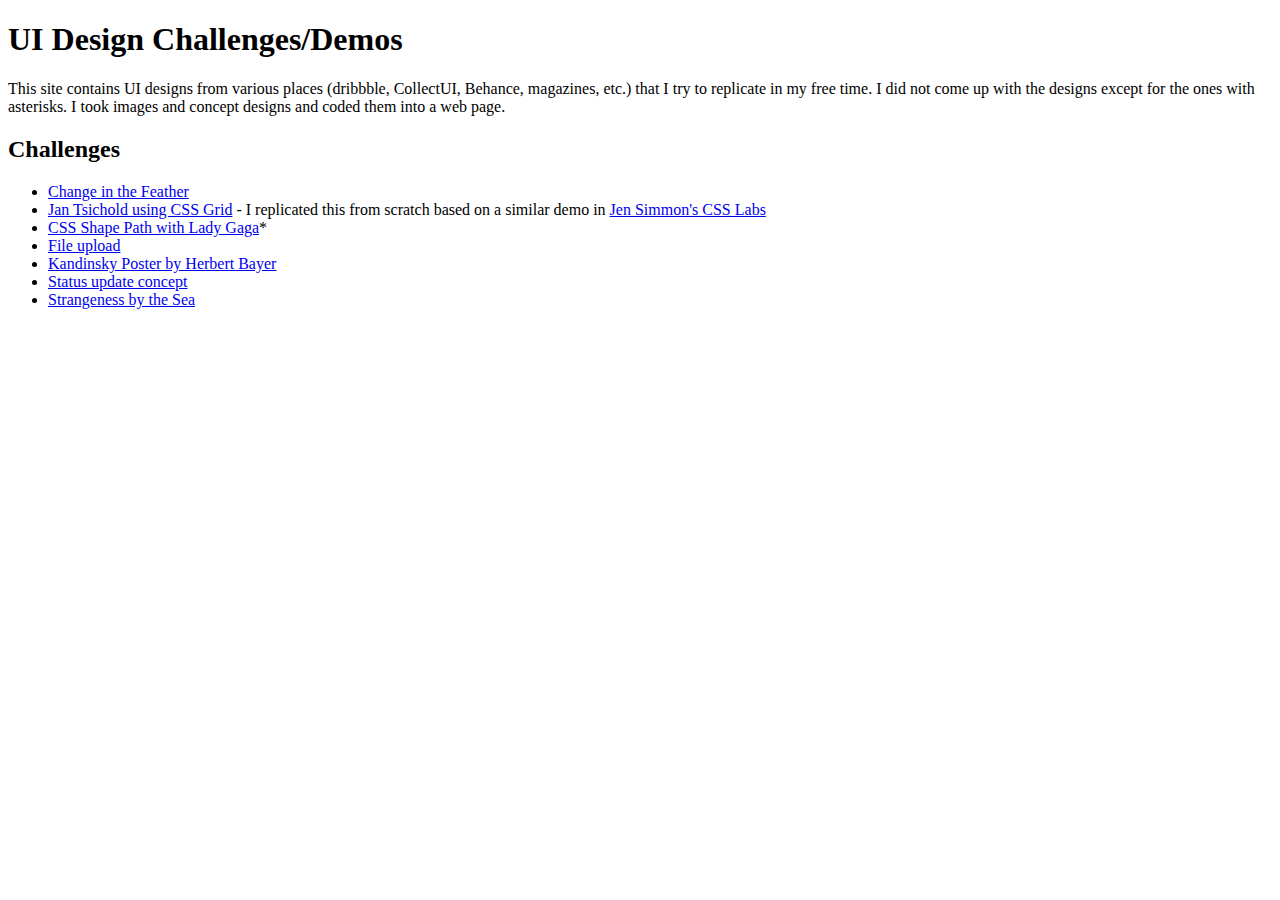
<file: index.html>
<!DOCTYPE html>
<html lang="en">
<head>
  <meta charset="UTF-8">
  <meta http-equiv="X-UA-Compatible" content="IE=edge">
  <meta name="viewport" content="width=device-width, initial-scale=1.0">
  <title>Demos &middot; Antares Programming</title>
</head>
<body>
  <h1>UI Design Challenges/Demos</h1>
  <p>This site contains UI designs from various places (dribbble, CollectUI, Behance, magazines, etc.) that I try to replicate in my free time. I did not come up with the designs except for the ones with asterisks. I took images and concept designs and coded them into a web page.</p>

  <h2>Challenges</h2>
  <ul>
    <li><a href="/challenges/change-in-the-feather/">Change in the Feather</a></li>
    <li><a href="/challenges/css-grid-jan-tsichold/">Jan Tsichold using CSS Grid</a> - I replicated this from scratch based on a similar demo in <a href="https://labs.jensimmons.com">Jen Simmon's CSS Labs</a></li>
    <li><a href="/challenges/css-shape-path/">CSS Shape Path with Lady Gaga</a>*</li>
    <li><a href="/challenges/file-upload/">File upload</a></li>
    <li><a href="/challenges/herbert-bayer-kadinsky-poster/">Kandinsky Poster by Herbert Bayer</a></li>
    <li><a href="/challenges/status-update/">Status update concept</a></li>
    <li><a href="/challenges/strangeness-by-the-sea/">Strangeness by the Sea</a></li>
  </ul>
</body>
</html>
</file>
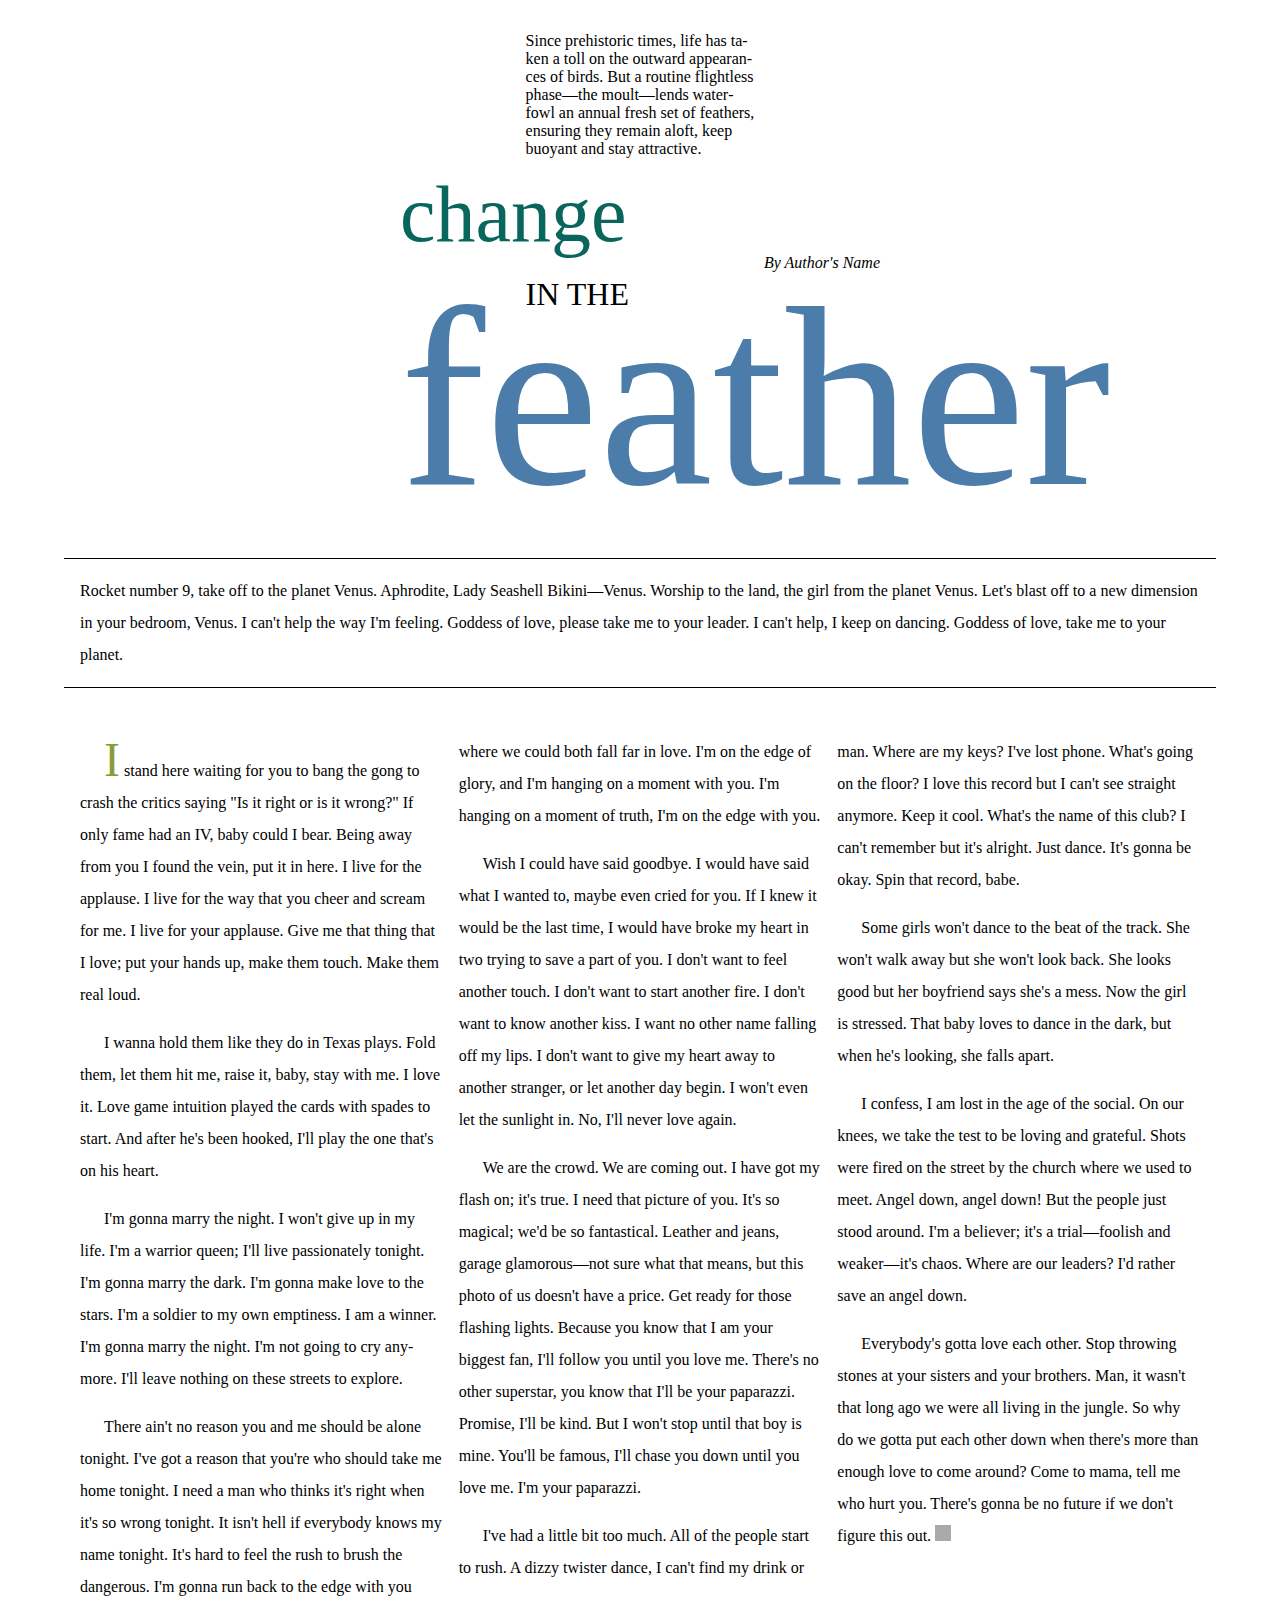
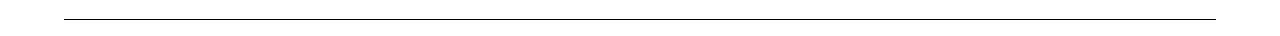
<file: challenges/change-in -the-feather/index.html>
<!DOCTYPE html>
<html lang="en">
<head>
    <meta charset="UTF-8">
    <meta name="viewport" content="width=device-width, initial-scale=1.0">
    <meta http-equiv="X-UA-Compatible" content="ie=edge">
    <title>Change in the feather</title>
    <link rel="stylesheet" href="./src/index.css">
</head>
<body>
    <main>
        <header class="section section--grid">
            <h1>Change</h1>
            <h1>in the</h1>
            <h1>Feather</h1>
            <cite>By Author's Name</cite>
            <article>
                <p>Since pre&shy;his&shy;to&shy;ric times, life has ta&shy;ken a toll on the out&shy;ward ap&shy;pearan&shy;ces of birds. But a rou&shy;tine flight&shy;less phase&mdash;the moult&mdash;lends wa&shy;ter&shy;fowl an an&shy;nu&shy;al fresh set of fea&shy;thers, en&shy;su&shy;ring they re&shy;main a&shy;loft, keep buoy&shy;ant and stay at&shy;trac&shy;tive.</p>
            </article>
        </header>
        <section class="section section--summary">
            <p>
                Roc&shy;ket num&shy;ber 9, take off to the pla&shy;net Ve&shy;nus. Aph&shy;ro&shy;di&shy;te, La&shy;dy Sea&shy;shell Bi&shy;ki&shy;ni&mdash;Venus. Wor&shy;ship to the land, the girl from the plan&shy;et Ve&shy;nus. Let's blast off to a new di&shy;men&shy;sion in your bed&shy;room, Ve&shy;nus. I can't help the way I'm fee&shy;ling. God&shy;dess of love, please take me to your lea&shy;der. I can't help, I keep on dan&shy;cing. God&shy;dess of love, take me to your plan&shy;et.
            
            </p>
        </section>
        <section class="section section--longform">
            <p>
                I stand here wai&shy;ting for you to bang the gong to crash the cri&shy;tics sa&shy;ying "Is it right or is it wrong?" If only fame had an I&shy;V, ba&shy;by could I bear. Be&shy;ing a&shy;way from you I found the vein, put it in here. I live for the ap&shy;plause. I live for the way that you cheer and scream for me. I live for your ap&shy;plause. Give me that thing that I love; put your hands up, make them touch. Make them real loud.
            </p>
            <p>
                I wan&shy;na hold them like they do in Te&shy;xas plays. Fold them, let them hit me, raise it, baby, stay with me. I love it. Love game in&shy;tu&shy;i&shy;tion played the cards with spades to start. And af&shy;ter he's been hooked, I'll play the one that's on his heart.
            </p>
            <p>
                I'm gon&shy;na mar&shy;ry the night. I won't give up in my life. I'm a war&shy;ri&shy;or queen; I'll live pas&shy;sion&shy;ate&shy;ly tonight. I'm gon&shy;na mar&shy;ry the dark. I'm gon&shy;na make love to the stars. I'm a sol&shy;dier to my own emp&shy;ti&shy;ness. I am a win&shy;ner. I'm gon&shy;na mar&shy;ry the night. I'm not go&shy;ing to cry any&shy;more. I'll leave no&shy;thing on these streets to ex&shy;plore.
            </p>
            <p>
                There ain't no reason you and me should be alone tonight. I've got a reason that you're who should take me home tonight. I need a man who thinks it's right when it's so wrong tonight. It isn't hell if everybody knows my name tonight. It's hard to feel the rush to brush the dangerous. I'm gonna run back to the edge with you where we could both fall far in love. I'm on the edge of glory, and I'm hanging on a moment with you. I'm hanging on a moment of truth, I'm on the edge with you.
            </p>
            <p>
                Wish I could have said goodbye. I would have said what I wanted to, maybe even cried for you. If I knew it would be the last time, I would have broke my heart in two trying to save a part of you. I don't want to feel another touch. I don't want to start another fire. I don't want to know another kiss. I want no other name falling off my lips. I don't want to give my heart away to another stranger, or let another day begin. I won't even let the sunlight in. No, I'll never love again.
            </p>
            <p>
                We are the crowd. We are coming out. I have got my flash on; it's true. I need that picture of you. It's so magical; we'd be so fantastical. Leather and jeans, garage glamorous&mdash;not sure what that means, but this photo of us doesn't have a price. Get ready for those flashing lights. Because you know that I am your biggest fan, I'll follow you until you love me. There's no other superstar, you know that I'll be your paparazzi. Promise, I'll be kind. But I won't stop until that boy is mine. You'll be famous, I'll chase you down until you love me. I'm your paparazzi.
            </p>
            <p>
                I've had a little bit too much. All of the people start to rush. A dizzy twister dance, I can't find my drink or man. Where are my keys? I've lost phone. What's going on the floor? I love this record but I can't see straight anymore. Keep it cool. What's the name of this club? I can't remember but it's alright. Just dance. It's gonna be okay. Spin that record, babe.
            </p>
            <p>
                Some girls won't dance to the beat of the track. She won't walk away but she won't look back. She looks good but her boyfriend says she's a mess. Now the girl is stressed. That baby loves to dance in the dark, but when he's looking, she falls apart.
            </p>
            <p>
                I confess, I am lost in the age of the social. On our knees, we take the test to be loving and grateful. Shots were fired on the street by the church where we used to meet. Angel down, angel down! But the people just stood around. I'm a believer; it's a trial&mdash;foolish and weaker&mdash;it's chaos. Where are our leaders? I'd rather save an angel down.
            </p>
            <p>
                Everybody's gotta love each other. Stop throwing stones at your sisters and your brothers. Man, it wasn't that long ago we were all living in the jungle. So why do we gotta put each other down when there's more than enough love to come around? Come to mama, tell me who hurt you. There's gonna be no future if we don't figure this out.
            </p>
        </section>
    </main>
</body>
</html>
</file>
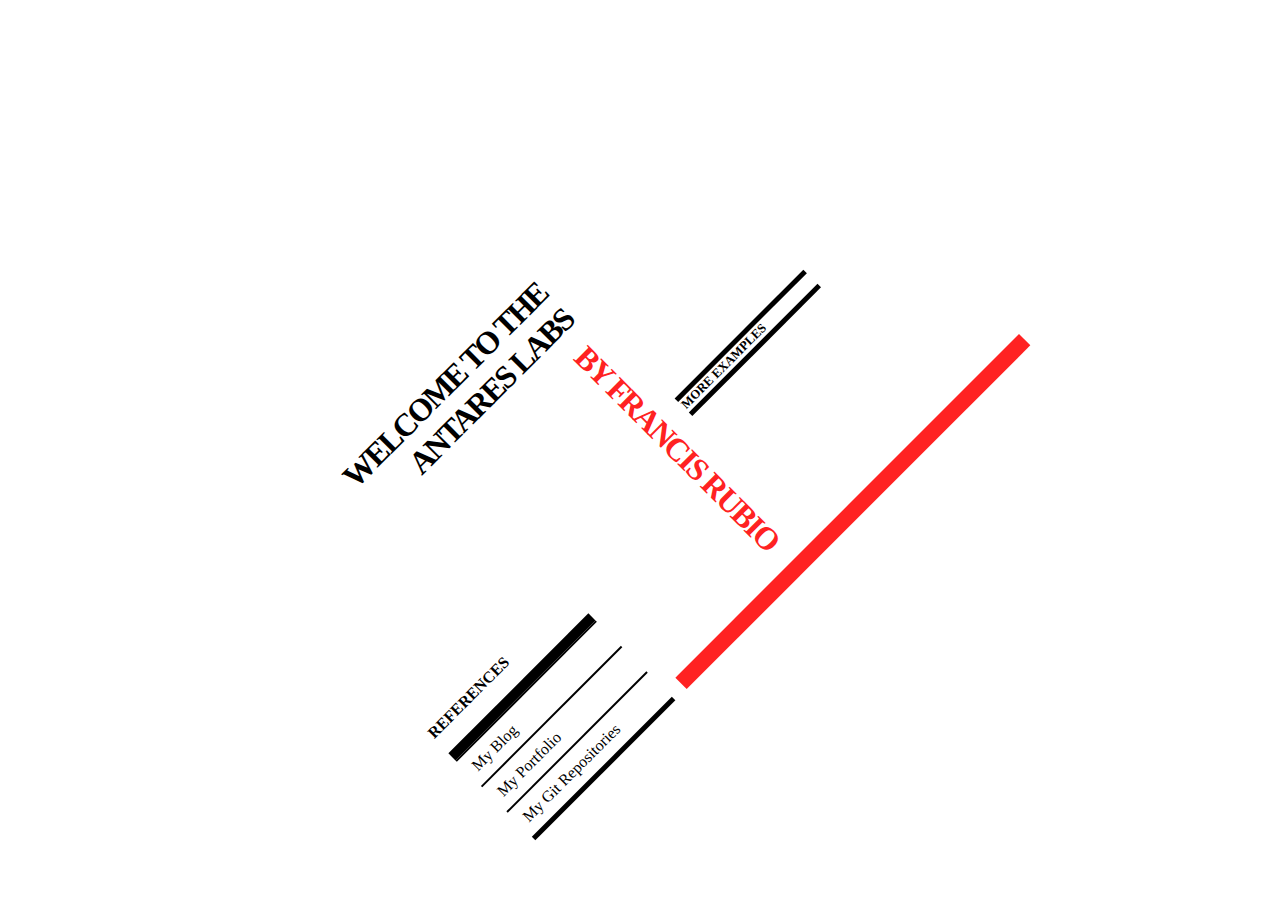
<file: challenges/css-grid-jan-tsichold/index.html>
<!DOCTYPE html>
<html><head>
<meta http-equiv="content-type" content="text/html; charset=UTF-8">
<meta charset="UTF-8">

<style id="webmakerstyle">
* {
  box-sizing: border-box;
  margin: 0;
  padding: 0;
}

html {
  font-size: 16px;    
}

body {
    font-size: 1rem;
    display: grid;
    height: 100vh;
}

main {
    display: grid;
    grid-template-columns: max-content 1fr 1fr 1fr 0.5fr;
    grid-template-rows: auto 1fr 1fr auto auto;
    width: 75vw;
    margin:auto;
    gap: 1rem;
    grid-gap: 1rem;
    max-width: 700px;
}

h1 {
    text-transform: uppercase;
    letter-spacing: -2px;
}

h1:first-child {
    grid-column: 1/4;
    text-align: right;
    justify-self: end;
}

h1:nth-child(2) {
    grid-row: 2/5;
    grid-column: 2/4;
    color: #f22;
    writing-mode: vertical-rl;
}

.references {
    grid-column: 1/3;
    grid-row: 3/6;
    width: 100%;
    border-bottom: 5px solid;
}

.references h2 {
    padding: 1rem 0;
    border-bottom: 10px solid;
    text-transform: uppercase;
    font-size: 1em;
}

.references li {
    list-style: none;
    padding: 0.5rem;
    border-top: 2px solid;
}

.more-examples {
    grid-row: 2;
    grid-column: 4/5;
    align-self: end;
}

.more-examples a {
    color: #000;
    text-decoration: none;
    font-weight: bold;
    text-transform: uppercase;
    border-top: 5px solid;
    border-bottom: 5px solid;
    display: block;
    font-size: 0.8em;
}

.red-line {
    grid-row: 5/6;
    grid-column: 3/6;
    background-color: #f22;
    height: 1rem;
}


@media (min-width: 500px) {
    main {
        transform: rotate(-45deg);
    }
}
</style>
</head>
<body>
<main>
    <h1>Welcome to the Antares Labs</h1>
    <h1>by Francis Rubio</h1>
    <p class="more-examples"><a href="#!">More Examples</a></p>
    <article class="references">
        <h2>References</h2>
        <ul>
            <li>My Blog</li>
            <li>My Portfolio</li>
            <li>My Git Repositories</li>
        </ul>
    </article>
    <b class="red-line"></b>
</main>

<script src="filesystem:chrome-extension://lkfkkhfhhdkiemehlpkgjeojomhpccnh/temporary/script.js">
</script>

</body></html>
</file>
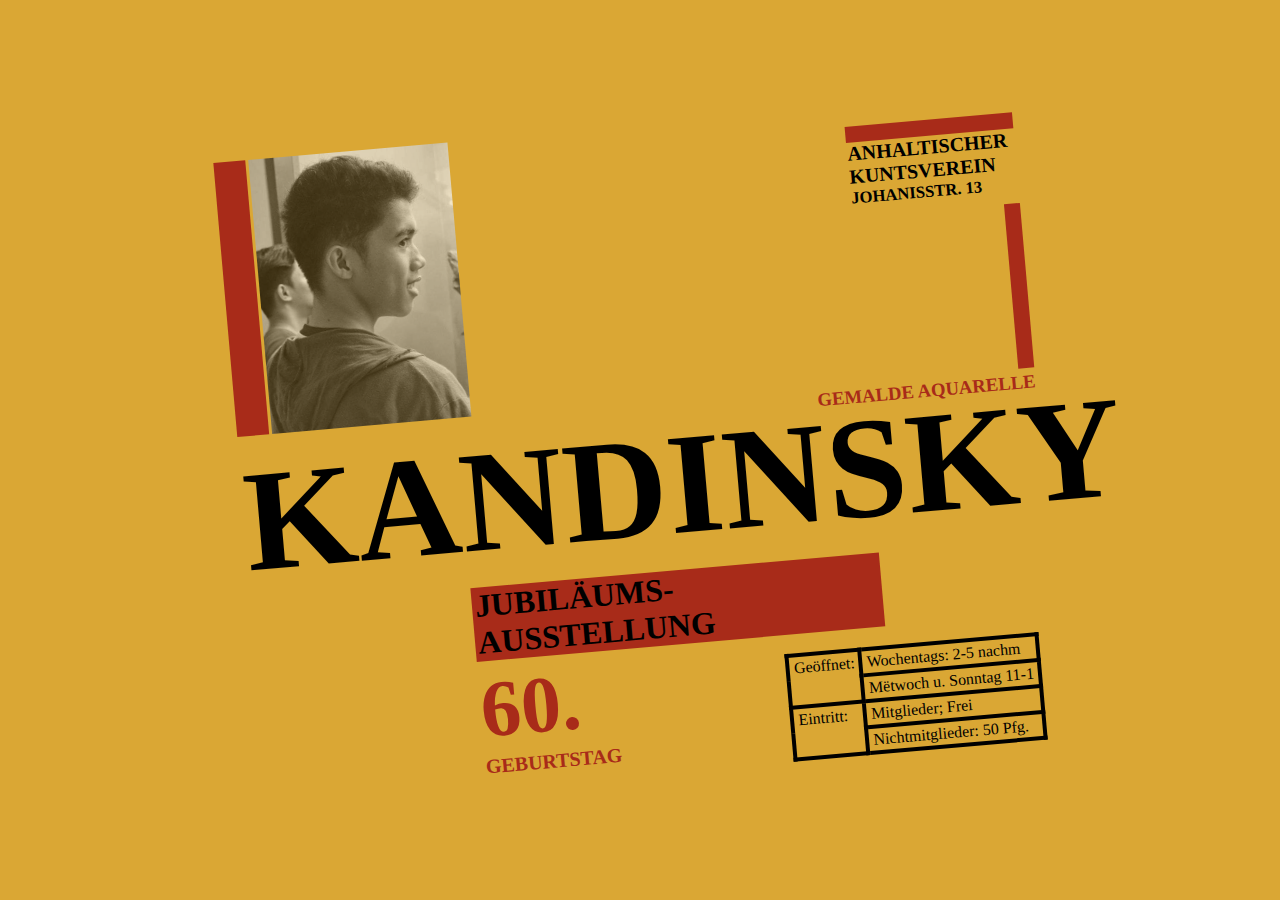
<file: challenges/herbert-bayer-kadinsky-poster/index.html>
<!DOCTYPE html>
<html lang="en">
<head>
    <meta charset="UTF-8">
    <meta name="viewport" content="width=device-width, initial-scale=1.0">
    <meta http-equiv="X-UA-Compatible" content="ie=edge">
    <title>Wassily Kandinsky 60th Birthday Exhibition Poster 1926</title>
    <link rel="stylesheet" href="index.css">
</head>
<body>
    <main>
        <h1>Kandinsky</h1>
        <h2>Jubiläums-ausstellung</h2>
        <h3>Gemalde Aquarelle</h3>
        <h4>60. <small>Geburtstag</small></h4>
        <img src="images/dp.jpg" alt="">
        <div class="border"></div>
        <div class="border"></div>
        <p>Anhaltischer<br>Kuntsverein <small>Johanisstr. 13</small></p>
        <table>
            <tbody>
                <tr>
                    <td rowspan="2">Geöffnet:</td>
                    <td>Wochentags: 2-5 nachm</td>
                </tr>
                <tr>
                    <td>Mëtwoch u. Sonntag 11-1</td>
                </tr>
                <tr>
                    <td rowspan="2">Eintritt:</td>
                    <td>Mitglieder; Frei</td>
                </tr>
                <tr>
                    <td>Nichtmitglieder: 50 Pfg.</td>
                </tr>
            </tbody>
        </table>
    </main>
</body>
</html>
</file>
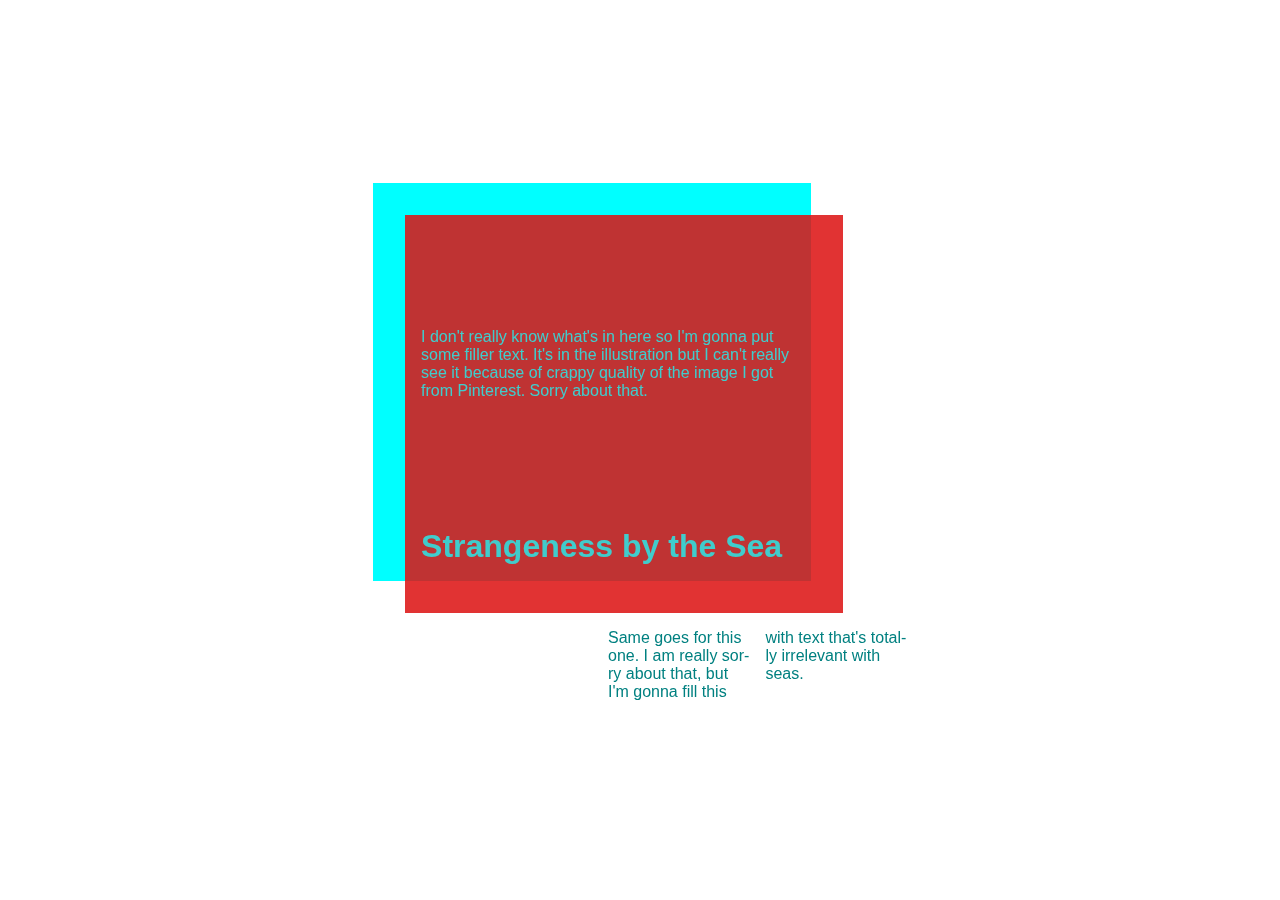
<file: challenges/strangeness-by-the-sea/index.html>
<!DOCTYPE html>
<html lang="en">
<head>
    <meta charset="UTF-8">
    <meta name="viewport" content="width=device-width, initial-scale=1.0">
    <meta http-equiv="X-UA-Compatible" content="ie=edge">
    <title>Strangeness by the Sea</title>
    <link rel="stylesheet" href="./src/index.css">
</head>
<body>
    <main>
        <div class="blue"></div>
        <div class="red"></div>
        <h1>Strangeness by the Sea</h1>
        <p>I don't real&shy;ly know what's in here so I'm gon&shy;na put some fil&shy;ler text. It's in the il&shy;lus&shy;tra&shy;tion but I can't real&shy;ly see it be&shy;cause of crap&shy;py qua&shy;li&shy;ty of the i&shy;mage I got from Pin&shy;ter&shy;est. Sor&shy;ry a&shy;bout that.</p>
        <p>Same goes for this one. I am real&shy;ly sor&shy;ry a&shy;bout that, but I'm gon&shy;na fill this with text that's to&shy;tal&shy;ly ir&shy;re&shy;le&shy;vant with seas.</p>
    </main>    
</body>
</html>
</file>
<file: challenges/change-in -the-feather/src/index.css>
*,
*::before,
*::after {
    box-sizing: border-box;
    margin: 0;
    padding: 0;
}

html {
    font-size: 16px;
}

body {
    font-size: 1rem;
    font-family: 'EB Garamond', serif;
    display: grid;
    /* min-height: 100vh; */
}

main {
    display: grid;
    height: 100%;
}

.section {
    margin: 1rem auto;
}

.section--grid {
    display: grid;
    grid-template-columns: 1fr auto 1fr 1fr;
    grid-template-rows: 1fr repeat(2, min-content) auto;
    width: 80%;
    min-height: 100%;
    max-width: 60ch;
    /* padding-top: 7rem; */
}

h1 {
    text-transform: lowercase;
    font-weight: normal;
    line-height: 5rem;
}

h1:first-of-type {
    grid-column: 1/3;
    grid-row: 2/3;
    color: #09665c;
    font-size: 5rem;
}

h1:nth-of-type(2) {
    text-transform: uppercase;
    font-size: 2rem;
    grid-column: 3/2;
    grid-row: 3/4;
    text-align: center;
}

h1:last-of-type {
    grid-column: 1/4;
    grid-row: 4/5;
    font-size: calc(20vw);
    line-height: 10vw;
    color: #4c7caa;
    text-align: right;
    z-index: -1;
    position: relative;
}

article {
    grid-column: 2/4;
    max-width: 30ch;
    margin: auto;
}

cite {
    grid-column: 3/5;
    grid-row: 3/4;
    justify-self: end;
    max-width: 20ch;
    text-align: right;
}

.section--summary,
.section--longform {
    /* columns: 60ch; */
    /* max-width: 70ch; */
    width: 90%;
    font-family: 'Merriweather', serif;
    font-weight: lighter;
    line-height: 2;
    padding: 1rem;
}

.section--summary {
    border-top: 1px solid;
    border-bottom: 1px solid;
    margin-top: 7rem;
}

.section--summary>p::first-line {
    font-weight: bolder;
}

.section--longform {
    border-bottom: 1px solid;
    columns: 40ch;
}

.section--longform p {
    margin: 1rem auto;
    text-indent: 3ch;
}

.section--longform>p:first-of-type::first-letter {
    font-size: 3rem;
    line-height: 1rem;
    color: #8b9b3c;
}

.section--longform>p:last-of-type::after {
    content: '';
    display: inline-block;
    height: 1rem;
    width: 1rem;
    background-color: #aaa;
}
</file>
<file: challenges/herbert-bayer-kadinsky-poster/index.css>
*,
*::before,
*::after {
    box-sizing: border-box;
    margin: 0;
    padding: 0;
}

body {
    display: grid;
    min-height: 100vh;
    padding: 5rem;
    background-color: #daa734;
}

main {
    max-width: 100ch;
    margin: auto;

    display: grid;
    grid-template-columns: auto auto 1rem 1fr auto auto 1rem;
    grid-template-rows: 1rem 5.5rem auto min-content auto min-content 1fr;
    gap: 3px;

    transform: rotate(-5deg);
}

h1 {
    grid-row: 5/6;
    font-size: 9rem;
    text-transform: uppercase;
    font-weight: 900;
    grid-column: 1/8;
    text-align: center;
}

h2 {
    font-size: 2rem;
    background-color: #a82b19;
    grid-row: 6/7;
    grid-column: 3/6;
    justify-self: start;
    text-transform: uppercase;
    padding: 0 3px;
}

h3 {
    color: #a82b19;
    grid-column: 5/8;
    grid-row: 5/6;
    text-transform: uppercase;
    justify-self: end;
}

h4 {
    color: #a82b19;
    font-size: 5rem;

    grid-column: 3/4;
    grid-row: 7/8;
}

h4 small {
    font-size: 1.25rem;
    text-transform: uppercase;
}

p {
    text-transform: uppercase;
    font-weight: bold;
    font-size: 1.25rem;
    text-align: justify;
    border-top: 1rem solid #a82b19;

    grid-column: 6/8;
    grid-row: 2/3;
}

small {
    display: block;
}

table {
    border-collapse: collapse;
    margin-top: 1rem;
    align-self: center;

    grid-column: 5/7;
    grid-row: 7/8;
}

td {
    border: 4px solid #000;
    padding: 0.25ch 0.5ch;
    vertical-align: text-top;
    text-align: left;
}

img {
    background-color: #ccc;
    height: 275px;
    width: 200px;
    object-fit: cover;
    opacity: 0.75;

    grid-row: 1/5;
    grid-column: 2/4;
}

.border:first-of-type {
    grid-row: 1/5;
    grid-column: 1/2;
    width: 2rem;
    height: 100%;
    background-color: #a82b19;
}

.border:last-of-type {
    grid-row: 3/5;
    grid-column: 7/8;
    width: 100%;
    margin-right: 3px;
    height: 100%;
    background-color: #a82b19;
}
</file>
<file: challenges/strangeness-by-the-sea/src/index.css>
*, *::after, *::before {
    box-sizing: border-box;
    margin: 0;
    padding: 0;
}

html {
    font-size: 16px;
}

body {
    font-size: 1rem;
    font-family: 'Lato', sans-serif;
    min-height: 100vh;
    display: grid;
}

main {
    display: grid;
    grid-template-columns: 2rem 1fr 1fr 2rem 2rem 2rem;
    grid-template-rows: 2rem 1fr min-content 1fr min-content 2rem auto;
    height: 60ch;
    width: 60ch;
    margin: auto;
}


.red {
    background-color: #dc1414dd;
    grid-column: 2/5;
    grid-row: 2/7;
    display: block;
    height: 100%;
}

.blue {
    background-color: cyan;
    grid-column: 1/4;
    grid-row: 1/6;
    height: 100%;
    width: 100%;
}


h1 {
    color: white;
    grid-column: 2/4;
    grid-row: 5/6;
    mix-blend-mode: difference;
    padding: 1rem;
}

p {
    color: white;
    padding: 1rem 0;
    font-family: 'Montserrat', sans-serif;
    mix-blend-mode: difference;
}

p:first-of-type {
    grid-column: 2/4;
    grid-row: 3/4;
    padding: 1rem;
}

p:last-of-type {
    grid-column: 3/8;
    grid-row: 7/8;
    /* max-width: 30ch; */
    columns: 2;
    mix-blend-mode: normal;
    color: hsl(180, 100%, 25%);
}
</file>
